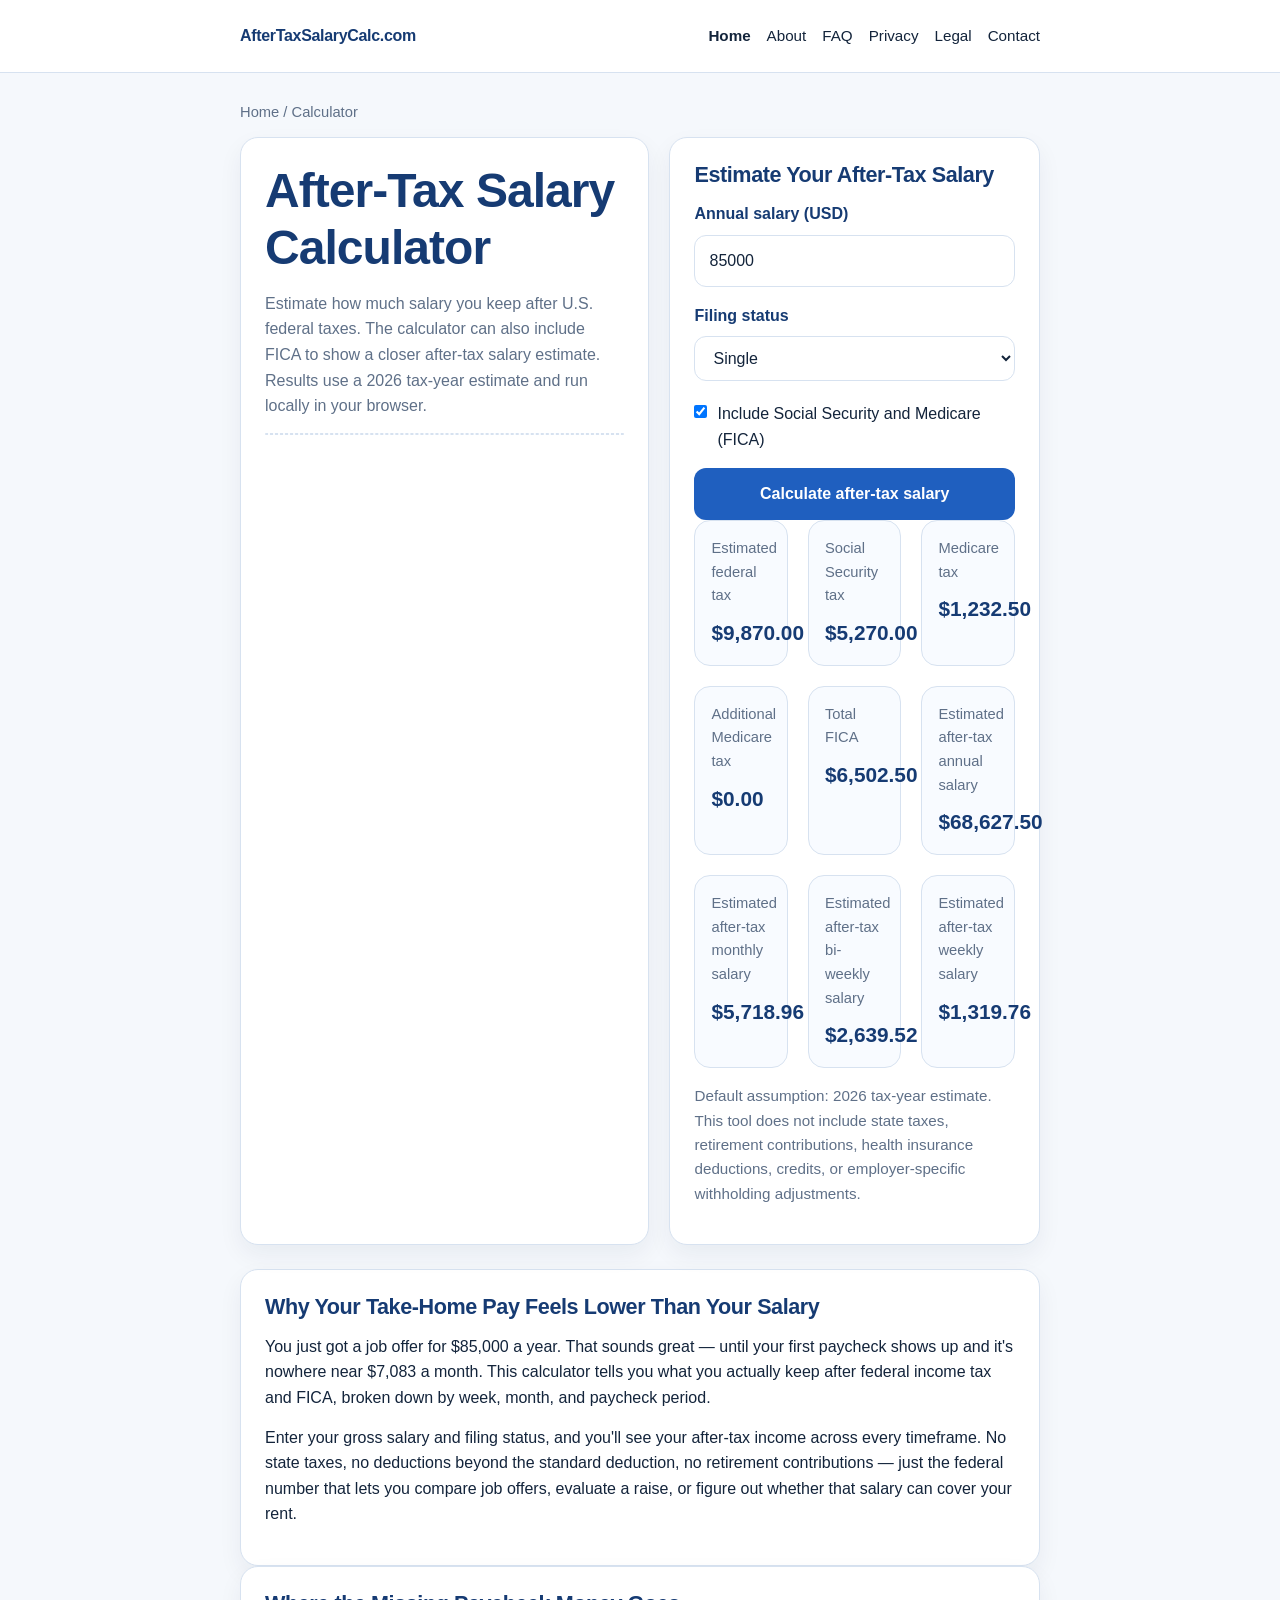
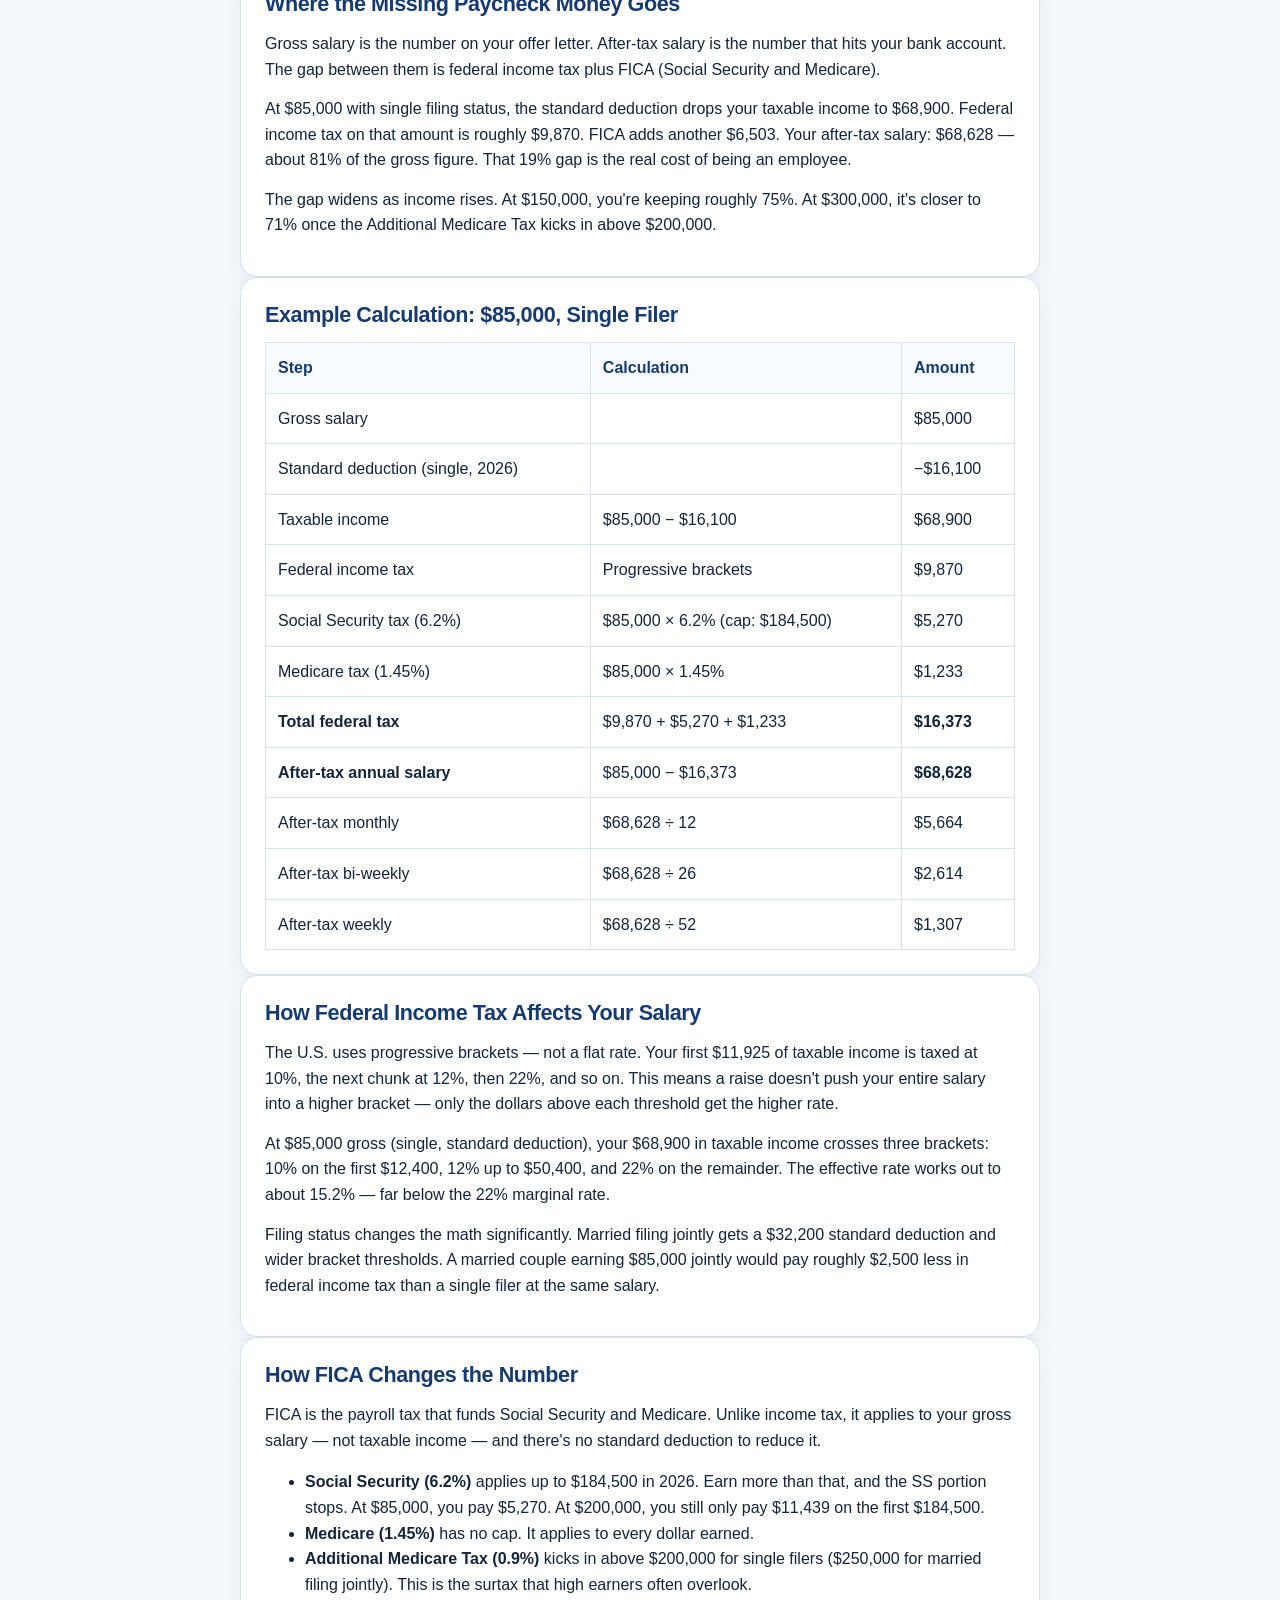
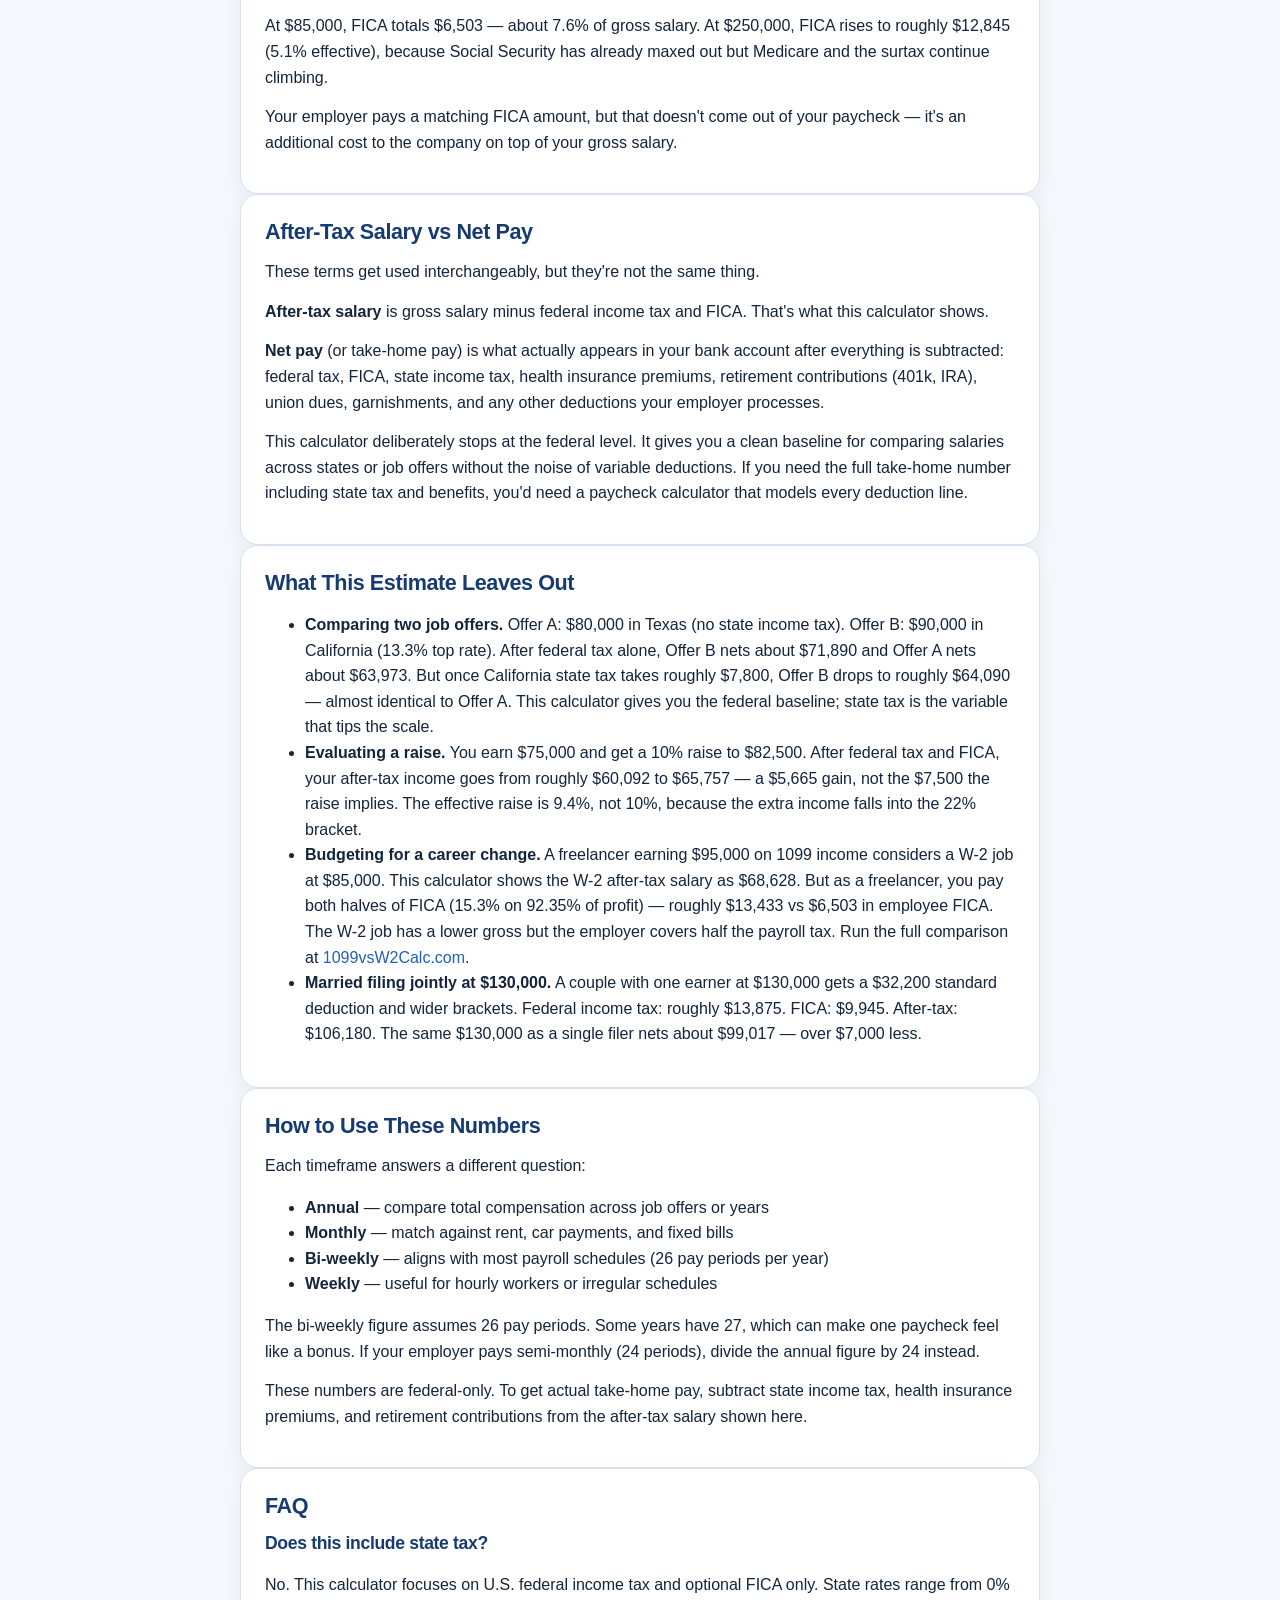
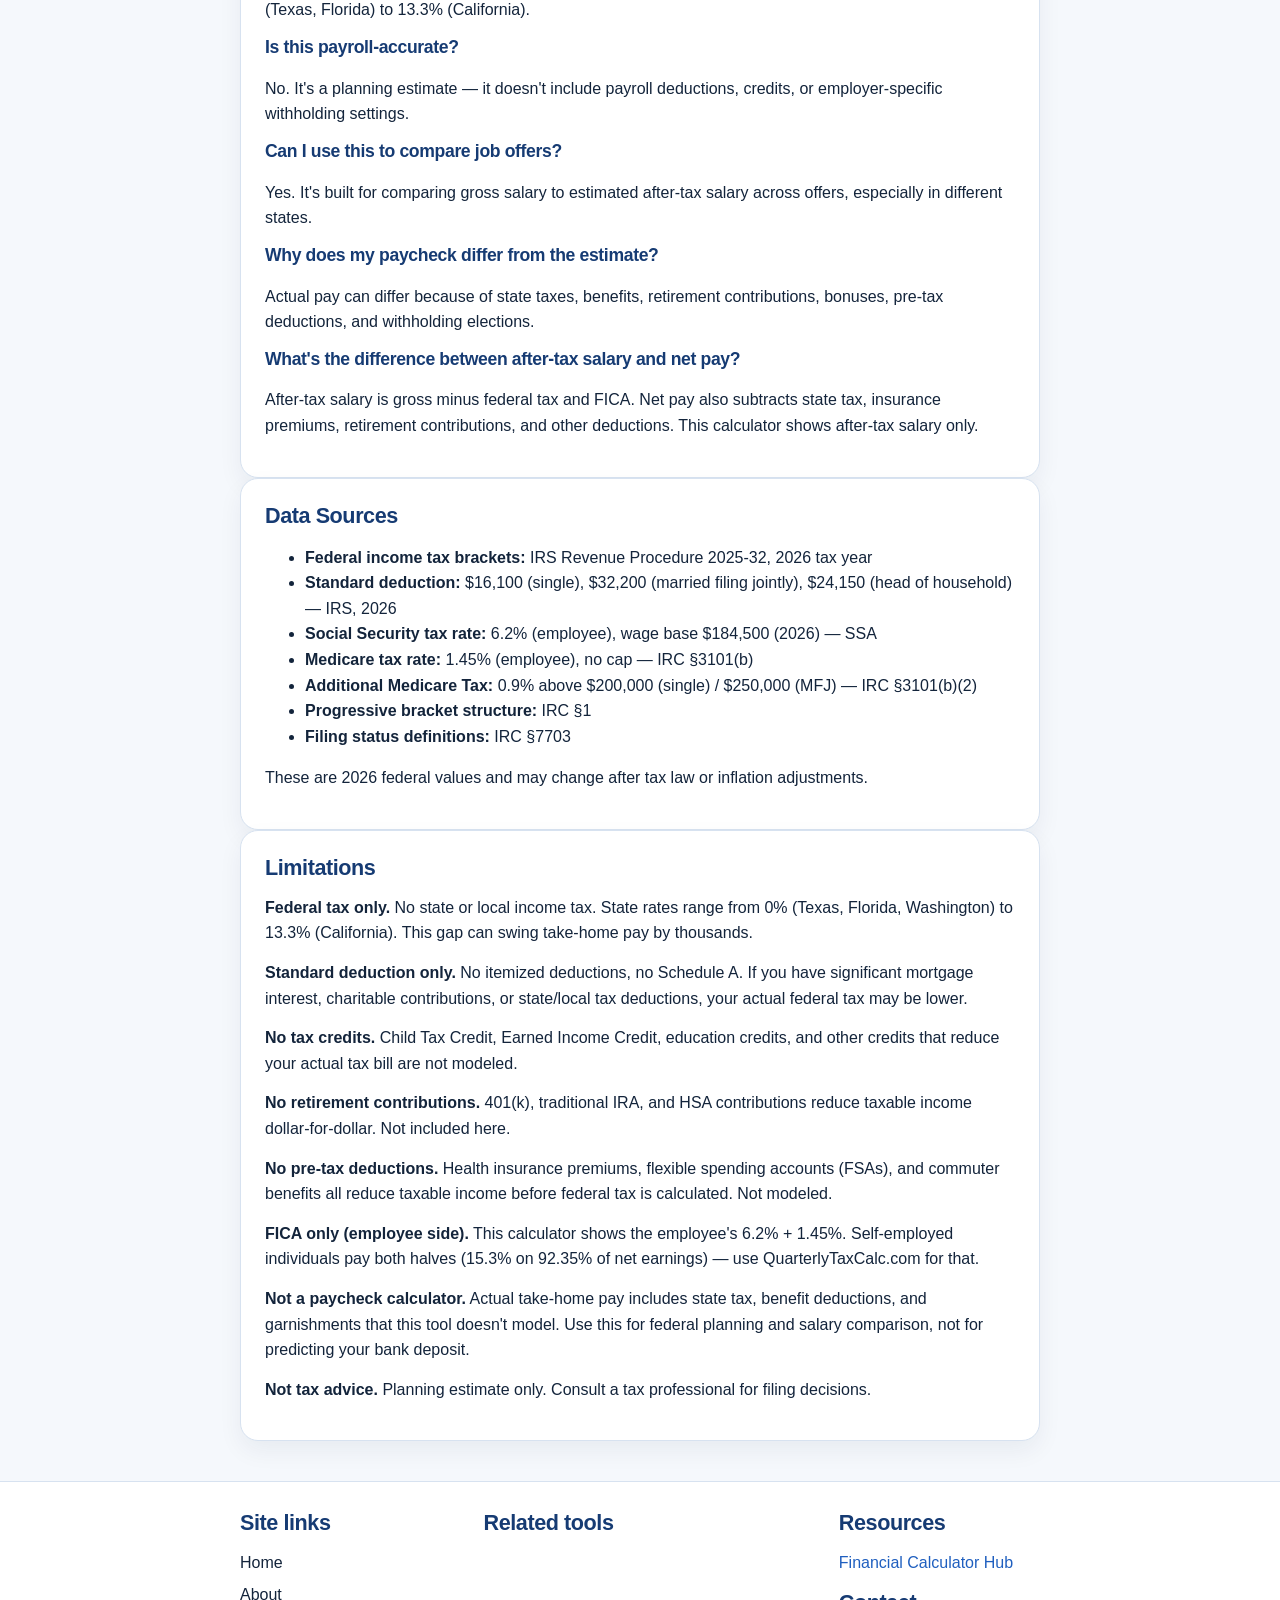
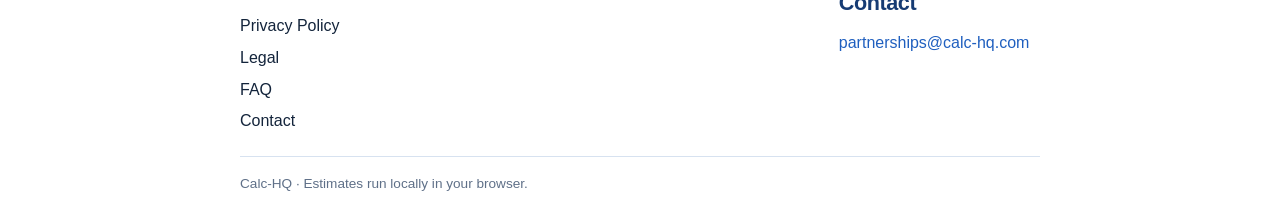
<file: index.html>
<!doctype html>
<html lang="en">
<head>
  <meta charset="utf-8">
  <meta name="viewport" content="width=device-width, initial-scale=1">
  <title>After-Tax Salary Calculator | AfterTaxSalaryCalc.com</title>
  <meta name="description" content="Estimate annual, monthly, bi-weekly, and weekly after-tax salary after U.S. federal taxes.">
  <link rel="canonical" href="https://aftertaxsalarycalc.com/">
  <meta name="robots" content="index, follow">
  <meta name="google-adsense-account" content="ca-pub-7744853829365165">
  <meta property="og:type" content="website">
  <meta property="og:title" content="After-Tax Salary Calculator | AfterTaxSalaryCalc.com">
  <meta property="og:description" content="Estimate annual, monthly, bi-weekly, and weekly after-tax salary after U.S. federal taxes.">
  <meta property="og:url" content="https://aftertaxsalarycalc.com/">
  <meta property="og:site_name" content="AfterTaxSalaryCalc.com">
  <meta name="twitter:card" content="summary">
  <meta name="twitter:title" content="After-Tax Salary Calculator | AfterTaxSalaryCalc.com">
  <meta name="twitter:description" content="Estimate annual, monthly, bi-weekly, and weekly after-tax salary after U.S. federal taxes.">
  <link rel="icon" href="/assets/favicon.svg" type="image/svg+xml">
  <script async src="https://pagead2.googlesyndication.com/pagead/js/adsbygoogle.js?client=ca-pub-7744853829365165" crossorigin="anonymous"></script>
  <link rel="stylesheet" href="styles.css?v=layout-repair-0501">
<script type="application/ld+json">
{
  "@context": "https://schema.org",
  "@type": "WebApplication",
  "name": "After-Tax Salary Calculator",
  "url": "https://aftertaxsalarycalc.com/",
  "applicationCategory": "FinanceApplication",
  "operatingSystem": "Any",
  "creator": {"@type":"Organization","name":"Calc-HQ"},
  "description": "Estimate annual, monthly, bi-weekly, and weekly after-tax salary after U.S. federal taxes.",
  "offers": {
    "@type": "Offer",
    "price": "0",
    "priceCurrency": "USD"
  }
}
</script>
</head>
<body>
<header class="site-header">
    <div class="container header-inner">
      <a class="brand" href="/">AfterTaxSalaryCalc.com</a>
      <div data-site-header-nav></div>
    </div>
  </header>
<main class="container">
    <section class="hero">
      <div class="breadcrumbs">Home / Calculator</div>
      <div class="hero-grid">
        <div class="card">
          <h1>After-Tax Salary Calculator</h1>
          <p class="muted">Estimate how much salary you keep after U.S. federal taxes. The calculator can also include FICA to show a closer after-tax salary estimate. Results use a <span data-tax-year-label>2026 tax-year estimate</span> and run locally in your browser.</p>
          <ins class="adsbygoogle ad-slot" data-ad-client="" data-ad-slot="" data-ad-format="auto" data-full-width-responsive="true" aria-label="Advertisement"></ins>
        </div>
        <div class="card">
          <h2>Estimate Your After-Tax Salary</h2>
          <form id="calculatorForm">
            <div>
              <label for="annualSalary">Annual salary (USD)</label>
              <input id="annualSalary" name="annualSalary" type="number" min="0" step="100" value="85000">
            </div>
            <div>
              <label for="filingStatus">Filing status</label>
              <select id="filingStatus" name="filingStatus">
                <option value="single">Single</option>
                <option value="married">Married filing jointly</option>
                <option value="hoh">Head of household</option>
              </select>
            </div>
            <div class="checkbox-row">
              <input id="includeFica" name="includeFica" type="checkbox" checked>
              <label for="includeFica">Include Social Security and Medicare (FICA)</label>
            </div>
            <button type="submit">Calculate after-tax salary</button>
          </form>
          <div class="results-grid top-results">
            <div class="result-box"><span class="result-label">Estimated federal tax</span><span id="estimatedFederalTax" class="result-value">$0.00</span></div>
            <div class="result-box"><span class="result-label">Social Security tax</span><span id="estimatedSocialSecurity" class="result-value">$0.00</span></div>
            <div class="result-box"><span class="result-label">Medicare tax</span><span id="estimatedMedicare" class="result-value">$0.00</span></div>
            <div class="result-box"><span class="result-label">Additional Medicare tax</span><span id="estimatedAdditionalMedicare" class="result-value">$0.00</span></div>
            <div class="result-box"><span class="result-label">Total FICA</span><span id="estimatedFica" class="result-value">$0.00</span></div>
            <div class="result-box"><span class="result-label">Estimated after-tax annual salary</span><span id="estimatedNetAnnual" class="result-value">$0.00</span></div>
            <div class="result-box"><span class="result-label">Estimated after-tax monthly salary</span><span id="estimatedNetMonthly" class="result-value">$0.00</span></div>
            <div class="result-box"><span class="result-label">Estimated after-tax bi-weekly salary</span><span id="estimatedNetBiweekly" class="result-value">$0.00</span></div>
            <div class="result-box"><span class="result-label">Estimated after-tax weekly salary</span><span id="estimatedNetWeekly" class="result-value">$0.00</span></div>
          </div>
          <p class="notice">Default assumption: <span id="exampleTaxYear">2026 tax-year estimate</span>. This tool does not include state taxes, retirement contributions, health insurance deductions, credits, or employer-specific withholding adjustments.</p>
        </div>
      </div>
    </section>

    <section>
      <div class="section-card">
        <h2>Why Your Take-Home Pay Feels Lower Than Your Salary</h2>
        <p>You just got a job offer for $85,000 a year. That sounds great — until your first paycheck shows up and it's nowhere near $7,083 a month. This calculator tells you what you actually keep after federal income tax and FICA, broken down by week, month, and paycheck period.</p>
        <p>Enter your gross salary and filing status, and you'll see your after-tax income across every timeframe. No state taxes, no deductions beyond the standard deduction, no retirement contributions — just the federal number that lets you compare job offers, evaluate a raise, or figure out whether that salary can cover your rent.</p>
      </div>
    </section>

    <section>
      <div class="section-card">
        <h2>Where the Missing Paycheck Money Goes</h2>
        <p>Gross salary is the number on your offer letter. After-tax salary is the number that hits your bank account. The gap between them is federal income tax plus FICA (Social Security and Medicare).</p>
        <p>At $85,000 with single filing status, the standard deduction drops your taxable income to $68,900. Federal income tax on that amount is roughly $9,870. FICA adds another $6,503. Your after-tax salary: $68,628 — about 81% of the gross figure. That 19% gap is the real cost of being an employee.</p>
        <p>The gap widens as income rises. At $150,000, you're keeping roughly 75%. At $300,000, it's closer to 71% once the Additional Medicare Tax kicks in above $200,000.</p>
      </div>
    </section>

    <section>
      <div class="section-card">
        <h2>Example Calculation: $85,000, Single Filer</h2>
        <table class="example-table">
          <tr><th>Step</th><th>Calculation</th><th>Amount</th></tr>
          <tr><td>Gross salary</td><td></td><td>$85,000</td></tr>
          <tr><td>Standard deduction (single, 2026)</td><td></td><td>−$16,100</td></tr>
          <tr><td>Taxable income</td><td>$85,000 − $16,100</td><td>$68,900</td></tr>
          <tr><td>Federal income tax</td><td>Progressive brackets</td><td>$9,870</td></tr>
          <tr><td>Social Security tax (6.2%)</td><td>$85,000 × 6.2% (cap: $184,500)</td><td>$5,270</td></tr>
          <tr><td>Medicare tax (1.45%)</td><td>$85,000 × 1.45%</td><td>$1,233</td></tr>
          <tr><td><strong>Total federal tax</strong></td><td>$9,870 + $5,270 + $1,233</td><td><strong>$16,373</strong></td></tr>
          <tr><td><strong>After-tax annual salary</strong></td><td>$85,000 − $16,373</td><td><strong>$68,628</strong></td></tr>
          <tr><td>After-tax monthly</td><td>$68,628 ÷ 12</td><td>$5,664</td></tr>
          <tr><td>After-tax bi-weekly</td><td>$68,628 ÷ 26</td><td>$2,614</td></tr>
          <tr><td>After-tax weekly</td><td>$68,628 ÷ 52</td><td>$1,307</td></tr>
        </table>
      </div>
    </section>

    <section>
      <div class="section-card">
        <h2>How Federal Income Tax Affects Your Salary</h2>
        <p>The U.S. uses progressive brackets — not a flat rate. Your first $11,925 of taxable income is taxed at 10%, the next chunk at 12%, then 22%, and so on. This means a raise doesn't push your entire salary into a higher bracket — only the dollars above each threshold get the higher rate.</p>
        <p>At $85,000 gross (single, standard deduction), your $68,900 in taxable income crosses three brackets: 10% on the first $12,400, 12% up to $50,400, and 22% on the remainder. The effective rate works out to about 15.2% — far below the 22% marginal rate.</p>
        <p>Filing status changes the math significantly. Married filing jointly gets a $32,200 standard deduction and wider bracket thresholds. A married couple earning $85,000 jointly would pay roughly $2,500 less in federal income tax than a single filer at the same salary.</p>
      </div>
    </section>

    <section>
      <div class="section-card">
        <h2>How FICA Changes the Number</h2>
        <p>FICA is the payroll tax that funds Social Security and Medicare. Unlike income tax, it applies to your gross salary — not taxable income — and there's no standard deduction to reduce it.</p>
        <ul>
          <li><strong>Social Security (6.2%)</strong> applies up to $184,500 in 2026. Earn more than that, and the SS portion stops. At $85,000, you pay $5,270. At $200,000, you still only pay $11,439 on the first $184,500.</li>
          <li><strong>Medicare (1.45%)</strong> has no cap. It applies to every dollar earned.</li>
          <li><strong>Additional Medicare Tax (0.9%)</strong> kicks in above $200,000 for single filers ($250,000 for married filing jointly). This is the surtax that high earners often overlook.</li>
        </ul>
        <p>At $85,000, FICA totals $6,503 — about 7.6% of gross salary. At $250,000, FICA rises to roughly $12,845 (5.1% effective), because Social Security has already maxed out but Medicare and the surtax continue climbing.</p>
        <p>Your employer pays a matching FICA amount, but that doesn't come out of your paycheck — it's an additional cost to the company on top of your gross salary.</p>
      </div>
    </section>

    <section>
      <div class="section-card">
        <h2>After-Tax Salary vs Net Pay</h2>
        <p>These terms get used interchangeably, but they're not the same thing.</p>
        <p><strong>After-tax salary</strong> is gross salary minus federal income tax and FICA. That's what this calculator shows.</p>
        <p><strong>Net pay</strong> (or take-home pay) is what actually appears in your bank account after everything is subtracted: federal tax, FICA, state income tax, health insurance premiums, retirement contributions (401k, IRA), union dues, garnishments, and any other deductions your employer processes.</p>
        <p>This calculator deliberately stops at the federal level. It gives you a clean baseline for comparing salaries across states or job offers without the noise of variable deductions. If you need the full take-home number including state tax and benefits, you'd need a paycheck calculator that models every deduction line.</p>
      </div>
    </section>

    <section>
      <div class="section-card">
        <h2>What This Estimate Leaves Out</h2>
        <ul>
          <li><strong>Comparing two job offers.</strong> Offer A: $80,000 in Texas (no state income tax). Offer B: $90,000 in California (13.3% top rate). After federal tax alone, Offer B nets about $71,890 and Offer A nets about $63,973. But once California state tax takes roughly $7,800, Offer B drops to roughly $64,090 — almost identical to Offer A. This calculator gives you the federal baseline; state tax is the variable that tips the scale.</li>
          <li><strong>Evaluating a raise.</strong> You earn $75,000 and get a 10% raise to $82,500. After federal tax and FICA, your after-tax income goes from roughly $60,092 to $65,757 — a $5,665 gain, not the $7,500 the raise implies. The effective raise is 9.4%, not 10%, because the extra income falls into the 22% bracket.</li>
          <li><strong>Budgeting for a career change.</strong> A freelancer earning $95,000 on 1099 income considers a W-2 job at $85,000. This calculator shows the W-2 after-tax salary as $68,628. But as a freelancer, you pay both halves of FICA (15.3% on 92.35% of profit) — roughly $13,433 vs $6,503 in employee FICA. The W-2 job has a lower gross but the employer covers half the payroll tax. Run the full comparison at <a href="https://1099vsw2calc.com" target="_blank" rel="noopener">1099vsW2Calc.com</a>.</li>
          <li><strong>Married filing jointly at $130,000.</strong> A couple with one earner at $130,000 gets a $32,200 standard deduction and wider brackets. Federal income tax: roughly $13,875. FICA: $9,945. After-tax: $106,180. The same $130,000 as a single filer nets about $99,017 — over $7,000 less.</li>
        </ul>
      </div>
    </section>

    <section>
      <div class="section-card">
        <h2>How to Use These Numbers</h2>
        <p>Each timeframe answers a different question:</p>
        <ul>
          <li><strong>Annual</strong> — compare total compensation across job offers or years</li>
          <li><strong>Monthly</strong> — match against rent, car payments, and fixed bills</li>
          <li><strong>Bi-weekly</strong> — aligns with most payroll schedules (26 pay periods per year)</li>
          <li><strong>Weekly</strong> — useful for hourly workers or irregular schedules</li>
        </ul>
        <p>The bi-weekly figure assumes 26 pay periods. Some years have 27, which can make one paycheck feel like a bonus. If your employer pays semi-monthly (24 periods), divide the annual figure by 24 instead.</p>
        <p>These numbers are federal-only. To get actual take-home pay, subtract state income tax, health insurance premiums, and retirement contributions from the after-tax salary shown here.</p>
      </div>
    </section>

    <section>
      <div class="section-card">
        <h2>FAQ</h2>
        <h3>Does this include state tax?</h3>
        <p>No. This calculator focuses on U.S. federal income tax and optional FICA only. State rates range from 0% (Texas, Florida) to 13.3% (California).</p>
        <h3>Is this payroll-accurate?</h3>
        <p>No. It's a planning estimate — it doesn't include payroll deductions, credits, or employer-specific withholding settings.</p>
        <h3>Can I use this to compare job offers?</h3>
        <p>Yes. It's built for comparing gross salary to estimated after-tax salary across offers, especially in different states.</p>
        <h3>Why does my paycheck differ from the estimate?</h3>
        <p>Actual pay can differ because of state taxes, benefits, retirement contributions, bonuses, pre-tax deductions, and withholding elections.</p>
        <h3>What's the difference between after-tax salary and net pay?</h3>
        <p>After-tax salary is gross minus federal tax and FICA. Net pay also subtracts state tax, insurance premiums, retirement contributions, and other deductions. This calculator shows after-tax salary only.</p>
      </div>
    </section>

    <section>
      <div class="section-card">
        <h2>Data Sources</h2>
        <ul>
          <li><strong>Federal income tax brackets:</strong> IRS Revenue Procedure 2025-32, 2026 tax year</li>
          <li><strong>Standard deduction:</strong> $16,100 (single), $32,200 (married filing jointly), $24,150 (head of household) — IRS, 2026</li>
          <li><strong>Social Security tax rate:</strong> 6.2% (employee), wage base $184,500 (2026) — SSA</li>
          <li><strong>Medicare tax rate:</strong> 1.45% (employee), no cap — IRC §3101(b)</li>
          <li><strong>Additional Medicare Tax:</strong> 0.9% above $200,000 (single) / $250,000 (MFJ) — IRC §3101(b)(2)</li>
          <li><strong>Progressive bracket structure:</strong> IRC §1</li>
          <li><strong>Filing status definitions:</strong> IRC §7703</li>
        </ul>
        <p>These are 2026 federal values and may change after tax law or inflation adjustments.</p>
      </div>
    </section>

    <section>
      <div class="section-card">
        <h2>Limitations</h2>
        <p><strong>Federal tax only.</strong> No state or local income tax. State rates range from 0% (Texas, Florida, Washington) to 13.3% (California). This gap can swing take-home pay by thousands.</p>
        <p><strong>Standard deduction only.</strong> No itemized deductions, no Schedule A. If you have significant mortgage interest, charitable contributions, or state/local tax deductions, your actual federal tax may be lower.</p>
        <p><strong>No tax credits.</strong> Child Tax Credit, Earned Income Credit, education credits, and other credits that reduce your actual tax bill are not modeled.</p>
        <p><strong>No retirement contributions.</strong> 401(k), traditional IRA, and HSA contributions reduce taxable income dollar-for-dollar. Not included here.</p>
        <p><strong>No pre-tax deductions.</strong> Health insurance premiums, flexible spending accounts (FSAs), and commuter benefits all reduce taxable income before federal tax is calculated. Not modeled.</p>
        <p><strong>FICA only (employee side).</strong> This calculator shows the employee's 6.2% + 1.45%. Self-employed individuals pay both halves (15.3% on 92.35% of net earnings) — use QuarterlyTaxCalc.com for that.</p>
        <p><strong>Not a paycheck calculator.</strong> Actual take-home pay includes state tax, benefit deductions, and garnishments that this tool doesn't model. Use this for federal planning and salary comparison, not for predicting your bank deposit.</p>
        <p><strong>Not tax advice.</strong> Planning estimate only. Consult a tax professional for filing decisions.</p>
      </div>
    </section>
  </main>
<footer class="site-footer">
    <div class="container" id="site-footer"></div>
  </footer>
  <script src="/assets/config.js"></script>
  <script src="/assets/network.js?v=2026-05-03"></script>
  <script src="/assets/ads.js"></script>
  <script src="/assets/app.js"></script>
</body>
</html>
</file>
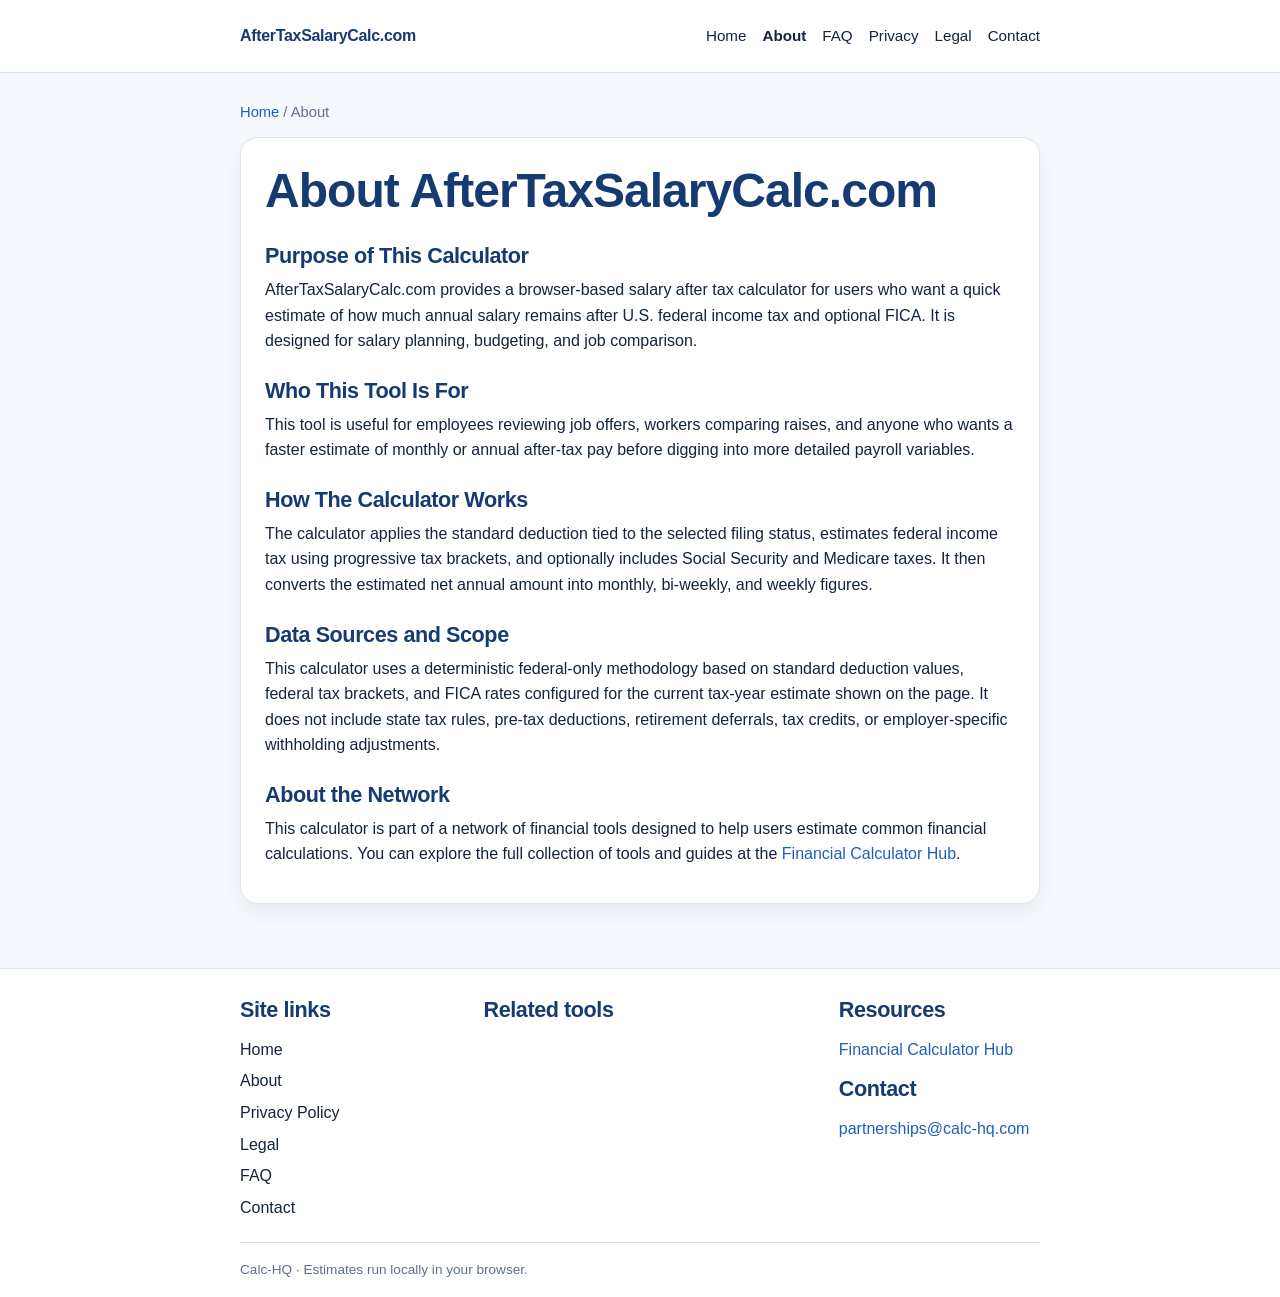
<file: about.html>
<!doctype html>
<html lang="en">
<head>
  <meta charset="utf-8">
  <meta name="viewport" content="width=device-width, initial-scale=1">
  <title>About | AfterTaxSalaryCalc.com</title>
  <meta name="description" content="Learn how AfterTaxSalaryCalc.com estimates after-tax salary using U.S. federal tax brackets, standard deductions, and optional FICA.">
  <link rel="canonical" href="https://aftertaxsalarycalc.com/about.html">
  <meta name="robots" content="index, follow">
  <meta name="google-adsense-account" content="ca-pub-7744853829365165">
  <meta property="og:type" content="article">
  <meta property="og:title" content="About | AfterTaxSalaryCalc.com">
  <meta property="og:description" content="Learn how AfterTaxSalaryCalc.com estimates after-tax salary using U.S. federal tax brackets, standard deductions, and optional FICA.">
  <meta property="og:url" content="https://aftertaxsalarycalc.com/about.html">
  <meta property="og:site_name" content="AfterTaxSalaryCalc.com">
  <meta name="twitter:card" content="summary">
  <meta name="twitter:title" content="About | AfterTaxSalaryCalc.com">
  <meta name="twitter:description" content="Learn how AfterTaxSalaryCalc.com estimates after-tax salary using U.S. federal tax brackets, standard deductions, and optional FICA.">
  <link rel="icon" href="/assets/favicon.svg" type="image/svg+xml">
  <script async src="https://pagead2.googlesyndication.com/pagead/js/adsbygoogle.js?client=ca-pub-7744853829365165" crossorigin="anonymous"></script>
  <link rel="stylesheet" href="styles.css?v=layout-repair-0501">
<script type="application/ld+json">
{
  "@context": "https://schema.org",
  "@type": "AboutPage",
  "name": "About",
  "url": "https://aftertaxsalarycalc.com/about.html",
  "description": "Learn how AfterTaxSalaryCalc.com estimates after-tax salary using U.S. federal tax brackets, standard deductions, and optional FICA."
}
</script>
</head>
<body>
<header class="site-header">
    <div class="container header-inner">
      <a class="brand" href="/">AfterTaxSalaryCalc.com</a>
      <div data-site-header-nav></div>
    </div>
  </header>

<main class="container">
  <section class="hero">
    <div class="breadcrumbs"><a href="/">Home</a> / About</div>
    <div class="page-copy"><div class="section-card">
      <h1>About AfterTaxSalaryCalc.com</h1>
      <h2>Purpose of This Calculator</h2>
      <p>AfterTaxSalaryCalc.com provides a browser-based salary after tax calculator for users who want a quick estimate of how much annual salary remains after U.S. federal income tax and optional FICA. It is designed for salary planning, budgeting, and job comparison.</p>
      <h2>Who This Tool Is For</h2>
      <p>This tool is useful for employees reviewing job offers, workers comparing raises, and anyone who wants a faster estimate of monthly or annual after-tax pay before digging into more detailed payroll variables.</p>
      <h2>How The Calculator Works</h2>
      <p>The calculator applies the standard deduction tied to the selected filing status, estimates federal income tax using progressive tax brackets, and optionally includes Social Security and Medicare taxes. It then converts the estimated net annual amount into monthly, bi-weekly, and weekly figures.</p>
      <h2>Data Sources and Scope</h2>
      <p>This calculator uses a deterministic federal-only methodology based on standard deduction values, federal tax brackets, and FICA rates configured for the current tax-year estimate shown on the page. It does not include state tax rules, pre-tax deductions, retirement deferrals, tax credits, or employer-specific withholding adjustments.</p>
      <h2>About the Network</h2>
      <p>This calculator is part of a network of financial tools designed to help users estimate common financial calculations. You can explore the full collection of tools and guides at the <a href="https://calc-hq.com/" target="_blank" rel="noopener">Financial Calculator Hub</a>.</p>
    </div>
  </section>
</main>
<footer class="site-footer">
    <div class="container" id="site-footer"></div>
  </footer>
  <script src="/assets/config.js"></script>
  <script src="/assets/network.js?v=2026-05-03"></script>
  <script src="/assets/ads.js"></script>
  <script src="/assets/app.js"></script>
</body>
</html>
</file>
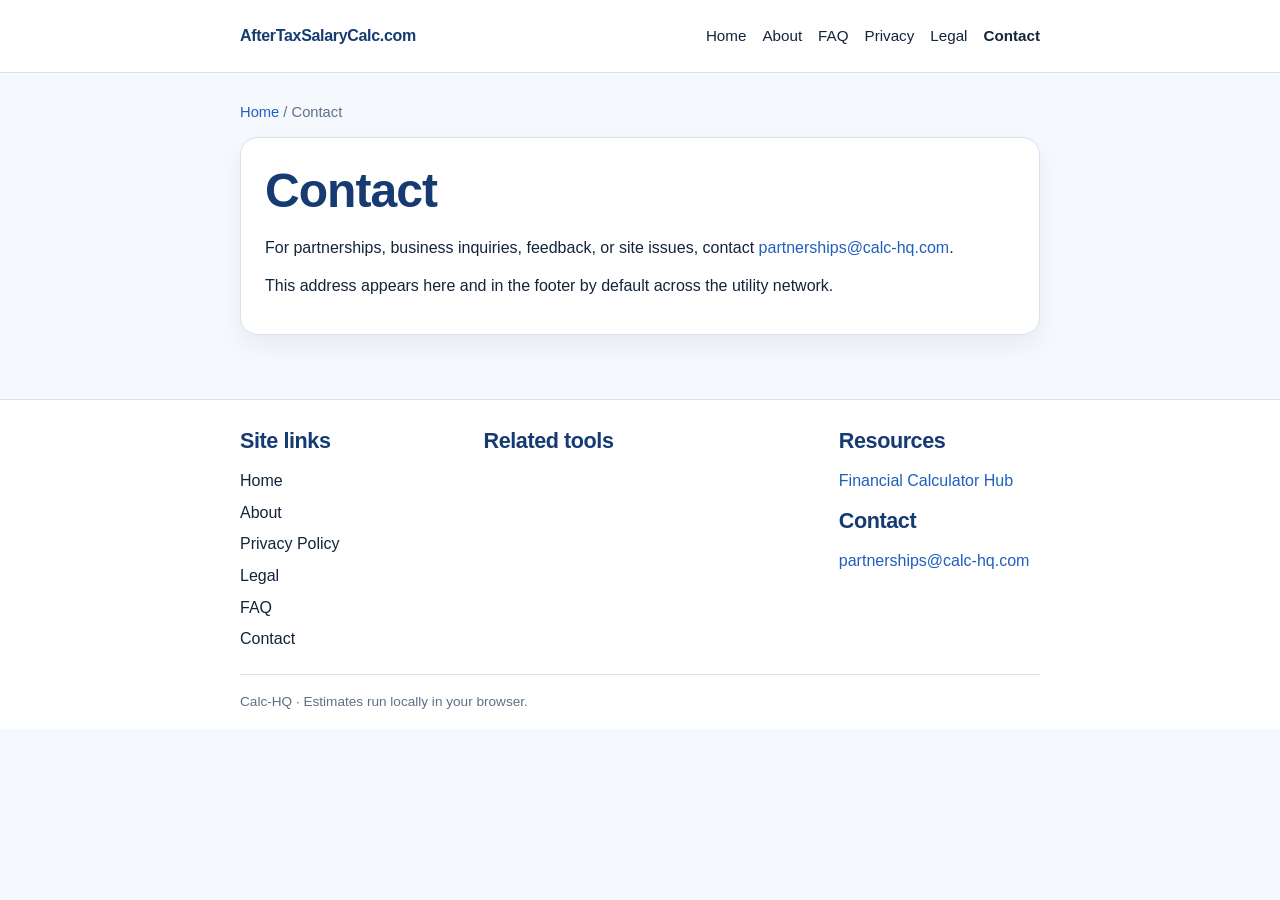
<file: contact.html>
<!doctype html>
<html lang="en">
<head>
  <meta charset="utf-8">
  <meta name="viewport" content="width=device-width, initial-scale=1">
  <title>Contact | AfterTaxSalaryCalc.com</title>
  <meta name="description" content="Contact AfterTaxSalaryCalc.com for partnerships, business inquiries, feedback, or site issues.">
  <link rel="canonical" href="https://aftertaxsalarycalc.com/contact.html">
  <meta name="robots" content="index, follow">
  <meta name="google-adsense-account" content="ca-pub-7744853829365165">
  <meta property="og:type" content="article">
  <meta property="og:title" content="Contact | AfterTaxSalaryCalc.com">
  <meta property="og:description" content="Contact AfterTaxSalaryCalc.com for partnerships, business inquiries, feedback, or site issues.">
  <meta property="og:url" content="https://aftertaxsalarycalc.com/contact.html">
  <meta property="og:site_name" content="AfterTaxSalaryCalc.com">
  <meta name="twitter:card" content="summary">
  <meta name="twitter:title" content="Contact | AfterTaxSalaryCalc.com">
  <meta name="twitter:description" content="Contact AfterTaxSalaryCalc.com for partnerships, business inquiries, feedback, or site issues.">
  <link rel="icon" href="/assets/favicon.svg" type="image/svg+xml">
  <script async src="https://pagead2.googlesyndication.com/pagead/js/adsbygoogle.js?client=ca-pub-7744853829365165" crossorigin="anonymous"></script>
  <link rel="stylesheet" href="styles.css?v=layout-repair-0501">
<script type="application/ld+json">
{
  "@context": "https://schema.org",
  "@type": "WebPage",
  "name": "Contact",
  "url": "https://aftertaxsalarycalc.com/contact.html",
  "description": "Contact AfterTaxSalaryCalc.com for partnerships, business inquiries, feedback, or site issues."
}
</script>
</head>
<body>
<header class="site-header">
    <div class="container header-inner">
      <a class="brand" href="/">AfterTaxSalaryCalc.com</a>
      <div data-site-header-nav></div>
    </div>
  </header>

<main class="container">
  <section class="hero">
    <div class="breadcrumbs"><a href="/">Home</a> / Contact</div>
    <div class="page-copy"><div class="section-card">
      <h1>Contact</h1>
      <p>For partnerships, business inquiries, feedback, or site issues, contact <a data-partnerships-email href="mailto:partnerships@calc-hq.com">partnerships@calc-hq.com</a>.</p>
      <p>This address appears here and in the footer by default across the utility network.</p>
    </div>
  </section>
</main>
<footer class="site-footer">
    <div class="container" id="site-footer"></div>
  </footer>
  <script src="/assets/config.js"></script>
  <script src="/assets/network.js?v=2026-05-03"></script>
  <script src="/assets/ads.js"></script>
  <script src="/assets/app.js"></script>
</body>
</html>
</file>
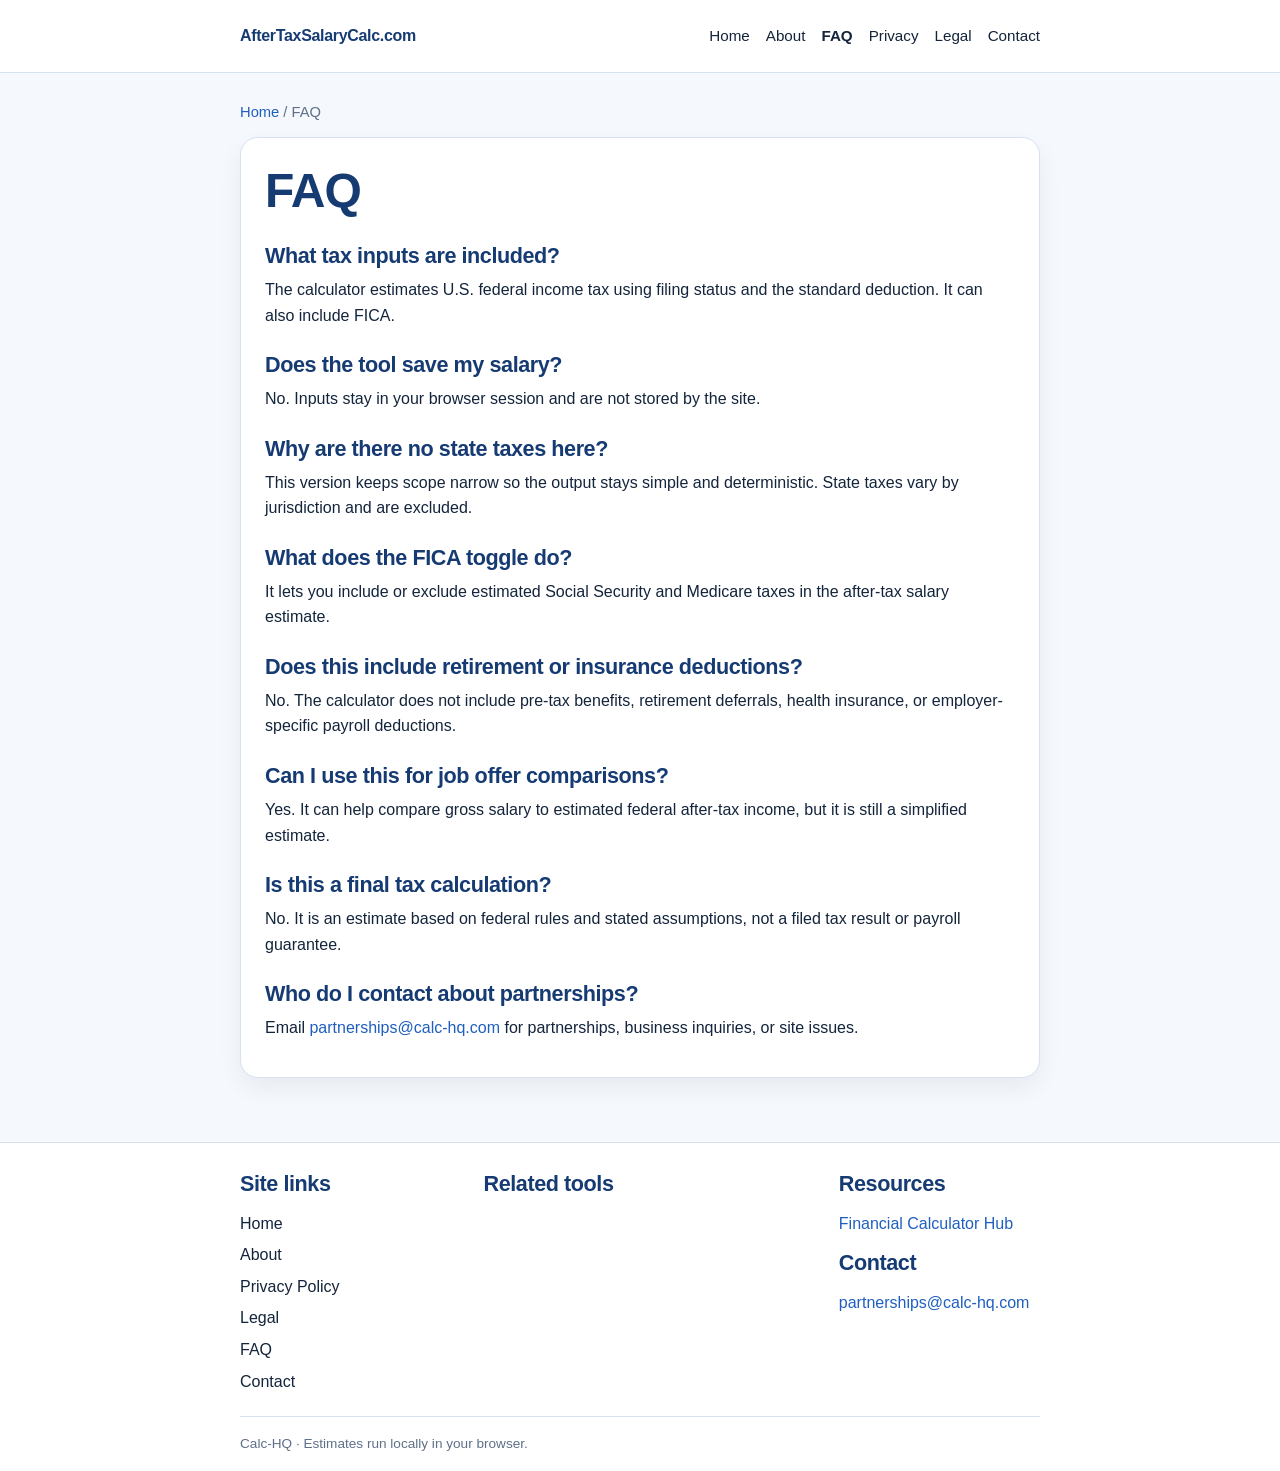
<file: faq.html>
<!doctype html>
<html lang="en">
<head>
  <meta charset="utf-8">
  <meta name="viewport" content="width=device-width, initial-scale=1">
  <title>FAQ | AfterTaxSalaryCalc.com</title>
  <meta name="description" content="Frequently asked questions about federal after-tax salary estimates, FICA, filing status, and calculator scope.">
  <link rel="canonical" href="https://aftertaxsalarycalc.com/faq.html">
  <meta name="robots" content="index, follow">
  <meta name="google-adsense-account" content="ca-pub-7744853829365165">
  <meta property="og:type" content="article">
  <meta property="og:title" content="FAQ | AfterTaxSalaryCalc.com">
  <meta property="og:description" content="Frequently asked questions about federal after-tax salary estimates, FICA, filing status, and calculator scope.">
  <meta property="og:url" content="https://aftertaxsalarycalc.com/faq.html">
  <meta property="og:site_name" content="AfterTaxSalaryCalc.com">
  <meta name="twitter:card" content="summary">
  <meta name="twitter:title" content="FAQ | AfterTaxSalaryCalc.com">
  <meta name="twitter:description" content="Frequently asked questions about federal after-tax salary estimates, FICA, filing status, and calculator scope.">
  <link rel="icon" href="/assets/favicon.svg" type="image/svg+xml">
  <script async src="https://pagead2.googlesyndication.com/pagead/js/adsbygoogle.js?client=ca-pub-7744853829365165" crossorigin="anonymous"></script>
  <link rel="stylesheet" href="styles.css?v=layout-repair-0501">
<script type="application/ld+json">
{
  "@context": "https://schema.org",
  "@type": "WebPage",
  "name": "FAQ",
  "url": "https://aftertaxsalarycalc.com/faq.html",
  "description": "Frequently asked questions about federal after-tax salary estimates, FICA, filing status, and calculator scope."
}
</script>
<script type="application/ld+json">
{
  "@context": "https://schema.org",
  "@type": "FAQPage",
  "mainEntity": [
    {
      "@type": "Question",
      "name": "What tax inputs are included?",
      "acceptedAnswer": {
        "@type": "Answer",
        "text": "The calculator estimates U.S. federal income tax using filing status and the standard deduction. It can also include FICA."
      }
    },
    {
      "@type": "Question",
      "name": "Does the tool save my salary?",
      "acceptedAnswer": {
        "@type": "Answer",
        "text": "No. Inputs stay in your browser session and are not stored by the site."
      }
    },
    {
      "@type": "Question",
      "name": "Why are there no state taxes here?",
      "acceptedAnswer": {
        "@type": "Answer",
        "text": "This version keeps scope narrow so the output stays simple and deterministic. State taxes vary by jurisdiction and are excluded."
      }
    },
    {
      "@type": "Question",
      "name": "What does the FICA toggle do?",
      "acceptedAnswer": {
        "@type": "Answer",
        "text": "It lets you include or exclude estimated Social Security and Medicare taxes in the after-tax salary estimate."
      }
    },
    {
      "@type": "Question",
      "name": "Does this include retirement or insurance deductions?",
      "acceptedAnswer": {
        "@type": "Answer",
        "text": "No. The calculator does not include pre-tax benefits, retirement deferrals, health insurance, or employer-specific payroll deductions."
      }
    },
    {
      "@type": "Question",
      "name": "Can I use this for job offer comparisons?",
      "acceptedAnswer": {
        "@type": "Answer",
        "text": "Yes. It can help compare gross salary to estimated federal after-tax income, but it is still a simplified estimate."
      }
    },
    {
      "@type": "Question",
      "name": "Is this a final tax calculation?",
      "acceptedAnswer": {
        "@type": "Answer",
        "text": "No. It is an estimate based on federal rules and stated assumptions, not a filed tax result or payroll guarantee."
      }
    },
    {
      "@type": "Question",
      "name": "Who do I contact about partnerships?",
      "acceptedAnswer": {
        "@type": "Answer",
        "text": "Email partnerships@calc-hq.com for partnerships, business inquiries, or site issues."
      }
    }
  ]
}
</script>
</head>
<body>
<header class="site-header">
    <div class="container header-inner">
      <a class="brand" href="/">AfterTaxSalaryCalc.com</a>
      <div data-site-header-nav></div>
    </div>
  </header>

<main class="container">
  <section class="hero">
    <div class="breadcrumbs"><a href="/">Home</a> / FAQ</div>
    <div class="page-copy"><div class="section-card">
      <h1>FAQ</h1>
      <h2>What tax inputs are included?</h2>
      <p>The calculator estimates U.S. federal income tax using filing status and the standard deduction. It can also include FICA.</p>
      <h2>Does the tool save my salary?</h2>
      <p>No. Inputs stay in your browser session and are not stored by the site.</p>
      <h2>Why are there no state taxes here?</h2>
      <p>This version keeps scope narrow so the output stays simple and deterministic. State taxes vary by jurisdiction and are excluded.</p>
      <h2>What does the FICA toggle do?</h2>
      <p>It lets you include or exclude estimated Social Security and Medicare taxes in the after-tax salary estimate.</p>
      <h2>Does this include retirement or insurance deductions?</h2>
      <p>No. The calculator does not include pre-tax benefits, retirement deferrals, health insurance, or employer-specific payroll deductions.</p>
      <h2>Can I use this for job offer comparisons?</h2>
      <p>Yes. It can help compare gross salary to estimated federal after-tax income, but it is still a simplified estimate.</p>
      <h2>Is this a final tax calculation?</h2>
      <p>No. It is an estimate based on federal rules and stated assumptions, not a filed tax result or payroll guarantee.</p>
      <h2>Who do I contact about partnerships?</h2>
      <p>Email <a data-partnerships-email href="mailto:partnerships@calc-hq.com">partnerships@calc-hq.com</a> for partnerships, business inquiries, or site issues.</p>
    </div>
  </section>
</main>
<footer class="site-footer">
    <div class="container" id="site-footer"></div>
  </footer>
  <script src="/assets/config.js"></script>
  <script src="/assets/network.js?v=2026-05-03"></script>
  <script src="/assets/ads.js"></script>
  <script src="/assets/app.js"></script>
</body>
</html>
</file>
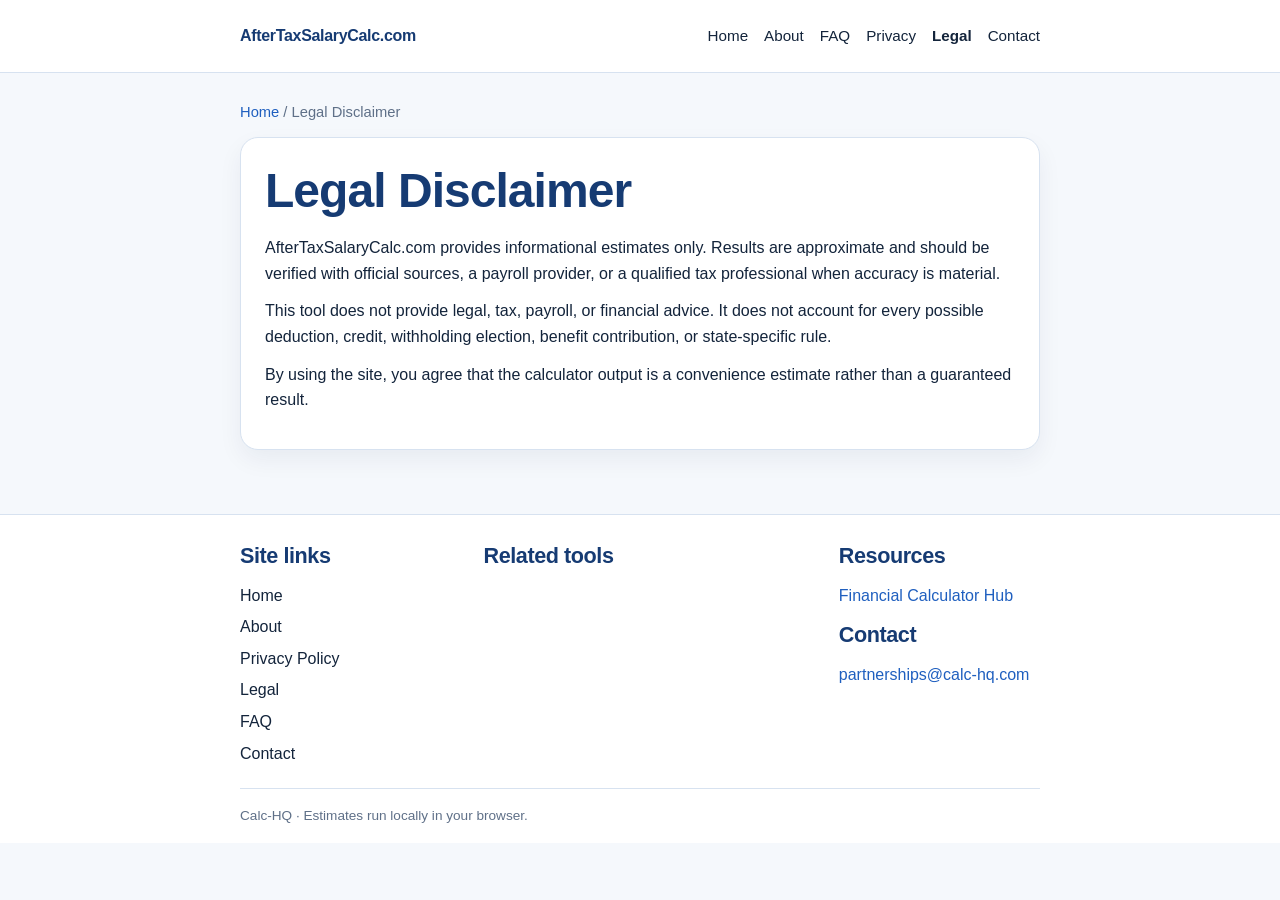
<file: legal.html>
<!doctype html>
<html lang="en">
<head>
  <meta charset="utf-8">
  <meta name="viewport" content="width=device-width, initial-scale=1">
  <title>Legal Disclaimer | AfterTaxSalaryCalc.com</title>
  <meta name="description" content="Legal disclaimer for AfterTaxSalaryCalc.com covering informational use, federal-only estimates, and limitations.">
  <link rel="canonical" href="https://aftertaxsalarycalc.com/legal.html">
  <meta name="robots" content="index, follow">
  <meta name="google-adsense-account" content="ca-pub-7744853829365165">
  <meta property="og:type" content="article">
  <meta property="og:title" content="Legal Disclaimer | AfterTaxSalaryCalc.com">
  <meta property="og:description" content="Legal disclaimer for AfterTaxSalaryCalc.com covering informational use, federal-only estimates, and limitations.">
  <meta property="og:url" content="https://aftertaxsalarycalc.com/legal.html">
  <meta property="og:site_name" content="AfterTaxSalaryCalc.com">
  <meta name="twitter:card" content="summary">
  <meta name="twitter:title" content="Legal Disclaimer | AfterTaxSalaryCalc.com">
  <meta name="twitter:description" content="Legal disclaimer for AfterTaxSalaryCalc.com covering informational use, federal-only estimates, and limitations.">
  <link rel="icon" href="/assets/favicon.svg" type="image/svg+xml">
  <script async src="https://pagead2.googlesyndication.com/pagead/js/adsbygoogle.js?client=ca-pub-7744853829365165" crossorigin="anonymous"></script>
  <link rel="stylesheet" href="styles.css?v=layout-repair-0501">
<script type="application/ld+json">
{
  "@context": "https://schema.org",
  "@type": "WebPage",
  "name": "Legal Disclaimer",
  "url": "https://aftertaxsalarycalc.com/legal.html",
  "description": "Legal disclaimer for AfterTaxSalaryCalc.com covering informational use, federal-only estimates, and limitations."
}
</script>
</head>
<body>
<header class="site-header">
    <div class="container header-inner">
      <a class="brand" href="/">AfterTaxSalaryCalc.com</a>
      <div data-site-header-nav></div>
    </div>
  </header>

<main class="container">
  <section class="hero">
    <div class="breadcrumbs"><a href="/">Home</a> / Legal Disclaimer</div>
    <div class="page-copy"><div class="section-card">
      <h1>Legal Disclaimer</h1>
      <p>AfterTaxSalaryCalc.com provides informational estimates only. Results are approximate and should be verified with official sources, a payroll provider, or a qualified tax professional when accuracy is material.</p>
      <p>This tool does not provide legal, tax, payroll, or financial advice. It does not account for every possible deduction, credit, withholding election, benefit contribution, or state-specific rule.</p>
      <p>By using the site, you agree that the calculator output is a convenience estimate rather than a guaranteed result.</p>
    </div>
  </section>
</main>
<footer class="site-footer">
    <div class="container" id="site-footer"></div>
  </footer>
  <script src="/assets/config.js"></script>
  <script src="/assets/network.js?v=2026-05-03"></script>
  <script src="/assets/ads.js"></script>
  <script src="/assets/app.js"></script>
</body>
</html>
</file>
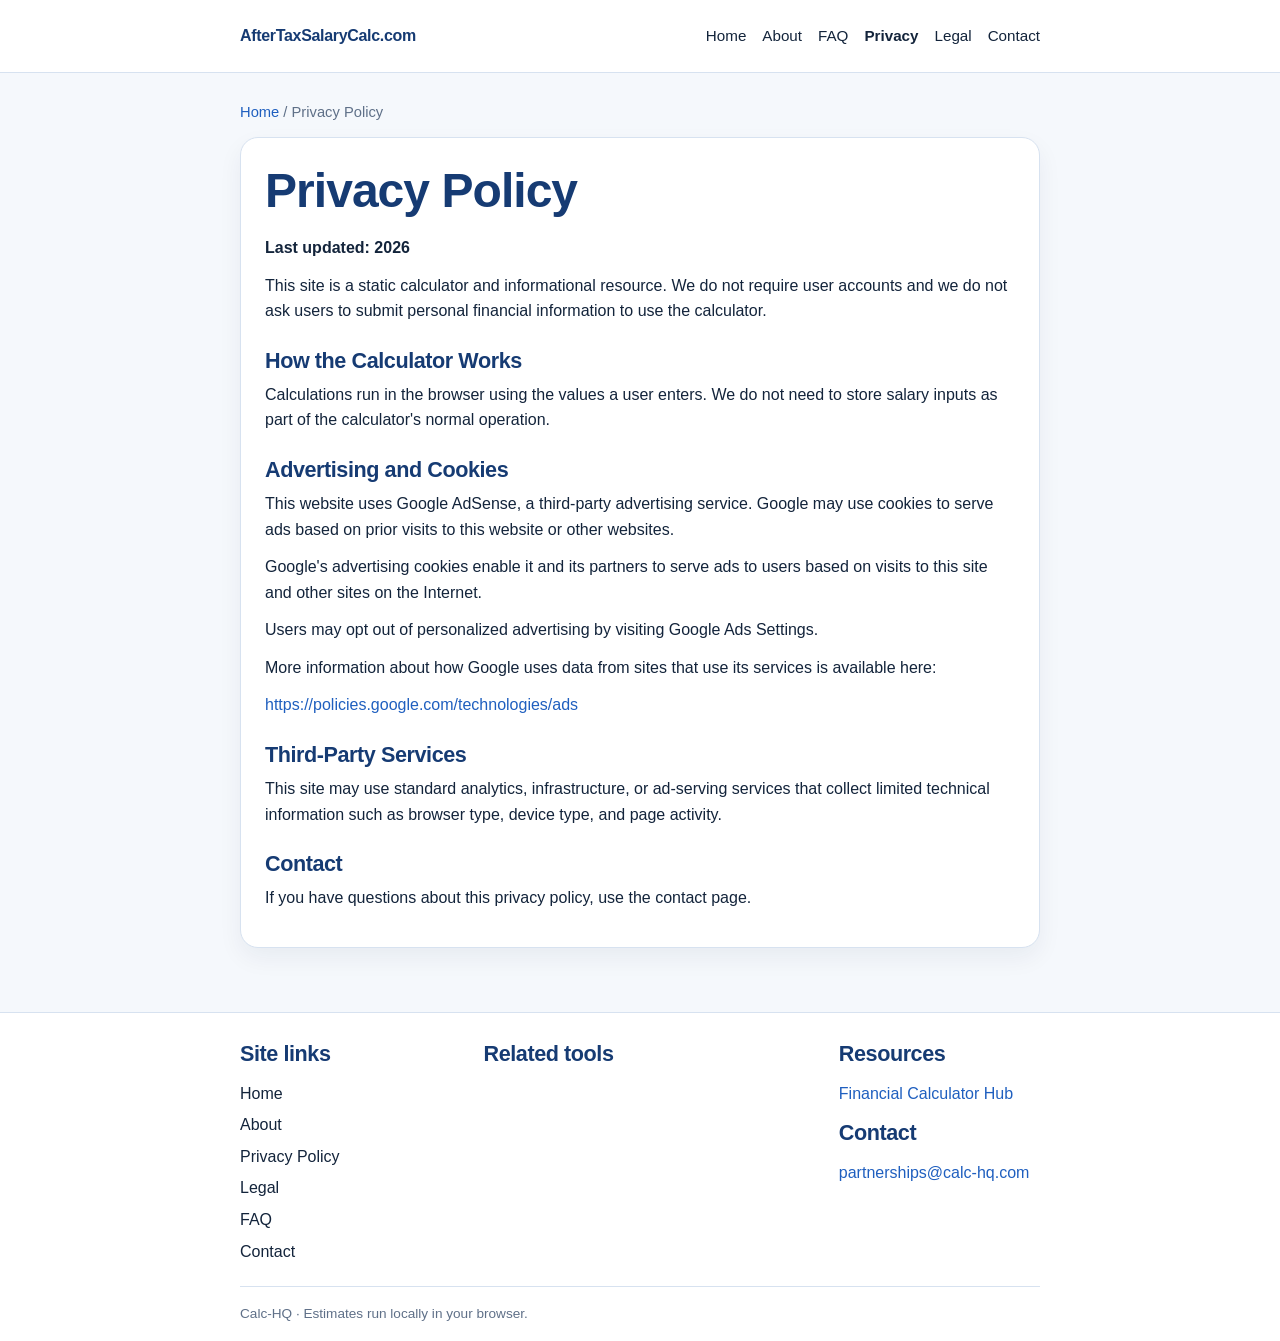
<file: privacy.html>
<!doctype html>
<html lang="en">
<head>
  <meta charset="utf-8">
  <meta name="viewport" content="width=device-width, initial-scale=1">
  <title>Privacy Policy | AfterTaxSalaryCalc.com</title>
  <meta name="description" content="Privacy policy for AfterTaxSalaryCalc.com, including Google AdSense and cookie disclosure.">
  <link rel="canonical" href="https://aftertaxsalarycalc.com/privacy.html">
  <meta name="robots" content="index, follow">
  <meta name="google-adsense-account" content="ca-pub-7744853829365165">
  <meta property="og:type" content="article">
  <meta property="og:title" content="Privacy Policy | AfterTaxSalaryCalc.com">
  <meta property="og:description" content="Privacy policy for AfterTaxSalaryCalc.com, including Google AdSense and cookie disclosure.">
  <meta property="og:url" content="https://aftertaxsalarycalc.com/privacy.html">
  <meta property="og:site_name" content="AfterTaxSalaryCalc.com">
  <meta name="twitter:card" content="summary">
  <meta name="twitter:title" content="Privacy Policy | AfterTaxSalaryCalc.com">
  <meta name="twitter:description" content="Privacy policy for AfterTaxSalaryCalc.com, including Google AdSense and cookie disclosure.">
  <link rel="icon" href="/assets/favicon.svg" type="image/svg+xml">
  <script async src="https://pagead2.googlesyndication.com/pagead/js/adsbygoogle.js?client=ca-pub-7744853829365165" crossorigin="anonymous"></script>
  <link rel="stylesheet" href="styles.css?v=layout-repair-0501">
<script type="application/ld+json">
{
  "@context": "https://schema.org",
  "@type": "WebPage",
  "name": "Privacy Policy",
  "url": "https://aftertaxsalarycalc.com/privacy.html",
  "description": "Privacy policy for AfterTaxSalaryCalc.com, including Google AdSense and cookie disclosure."
}
</script>
</head>
<body>
<header class="site-header">
    <div class="container header-inner">
      <a class="brand" href="/">AfterTaxSalaryCalc.com</a>
      <div data-site-header-nav></div>
    </div>
  </header>

<main class="container">
  <section class="hero">
    <div class="breadcrumbs"><a href="/">Home</a> / Privacy Policy</div>
    <div class="page-copy"><div class="section-card">
      <h1>Privacy Policy</h1>
      <p><strong>Last updated: 2026</strong></p>
      <p>This site is a static calculator and informational resource. We do not require user accounts and we do not ask users to submit personal financial information to use the calculator.</p>

      <h2>How the Calculator Works</h2>
      <p>Calculations run in the browser using the values a user enters. We do not need to store salary inputs as part of the calculator's normal operation.</p>

      <h2>Advertising and Cookies</h2>
      <p>This website uses Google AdSense, a third-party advertising service. Google may use cookies to serve ads based on prior visits to this website or other websites.</p>
      <p>Google's advertising cookies enable it and its partners to serve ads to users based on visits to this site and other sites on the Internet.</p>
      <p>Users may opt out of personalized advertising by visiting Google Ads Settings.</p>
      <p>More information about how Google uses data from sites that use its services is available here:</p>
      <p><a href="https://policies.google.com/technologies/ads" target="_blank" rel="noopener">https://policies.google.com/technologies/ads</a></p>

      <h2>Third-Party Services</h2>
      <p>This site may use standard analytics, infrastructure, or ad-serving services that collect limited technical information such as browser type, device type, and page activity.</p>

      <h2>Contact</h2>
      <p>If you have questions about this privacy policy, use the contact page.</p>
    </div>
  </section>
</main>
<footer class="site-footer">
    <div class="container" id="site-footer"></div>
  </footer>
  <script src="/assets/config.js"></script>
  <script src="/assets/network.js?v=2026-05-03"></script>
  <script src="/assets/ads.js"></script>
  <script src="/assets/app.js"></script>
</body>
</html>
</file>
<file: styles.css>
:root {
  --bg: #f5f8fc;
  --panel: #ffffff;
  --panel-2: #f8fbff;
  --text: #13243b;
  --muted: #5f7088;
  --border: #d7e2f0;
  --accent: #1f5fbf;
  --accent-2: #163b73;
  --success: #0f7a43;
}
* { box-sizing: border-box; }
html { scroll-behavior: smooth; }
body {
  margin: 0;
  font-family: -apple-system, BlinkMacSystemFont, 'Segoe UI', sans-serif;
  background: var(--bg);
  color: var(--text);
  line-height: 1.6;
}
a { color: var(--accent); text-decoration: none; }
a:hover { text-decoration: underline; }
.container {
  width: min(800px, calc(100% - 32px));
  margin: 0 auto;
}
.site-header {
  border-bottom: 1px solid var(--border);
  background: #ffffff;
  position: sticky;
  top: 0;
  z-index: 10;
}
.header-inner {
  display: flex;
  align-items: center;
  justify-content: space-between;
  gap: 16px;
  min-height: 72px;
}
.brand {
  font-weight: 800;
  letter-spacing: -0.02em;
  color: var(--accent-2);
}
.header-nav {
  display: flex;
  flex-wrap: wrap;
  gap: 14px 18px;
}
.header-nav a {
  color: var(--muted);
  font-size: 0.95rem;
}
.header-nav a:hover,
.header-nav a:focus {
  color: var(--accent-2);
}
.hero {
  padding: 28px 0 24px;
}
.hero-grid,
.footer-grid,
.results-grid {
  display: grid;
  gap: 20px;
}
.hero-grid {
  grid-template-columns: 1.05fr 0.95fr;
}
.results-grid {
  grid-template-columns: repeat(3, minmax(0, 1fr));
}
.card,
.section-card {
  background: var(--panel);
  border: 1px solid var(--border);
  border-radius: 18px;
  padding: 24px;
  box-shadow: 0 10px 25px rgba(16, 42, 67, 0.06);
}
h1, h2, h3, h4 {
  line-height: 1.2;
  letter-spacing: -0.02em;
  margin-top: 0;
  color: var(--accent-2);
}
h1 { font-size: clamp(2rem, 4vw, 3rem); margin-bottom: 14px; }
h2 { font-size: 1.35rem; margin-bottom: 14px; }
h3 { font-size: 1.1rem; }
p { margin: 0 0 14px; }
.muted { color: var(--muted); }
label {
  display: block;
  font-weight: 600;
  margin-bottom: 8px;
  color: var(--accent-2);
}
input, select, button {
  width: 100%;
  font: inherit;
  border-radius: 12px;
}
input, select {
  padding: 12px 14px;
  border: 1px solid var(--border);
  background: #fff;
  color: var(--text);
  margin-bottom: 16px;
}
input:focus, select:focus {
  outline: 3px solid rgba(31, 95, 191, 0.15);
  border-color: var(--accent);
}
.checkbox-row {
  display: flex;
  align-items: flex-start;
  gap: 10px;
  margin: 4px 0 16px;
}
.checkbox-row input {
  width: auto;
  margin: 4px 0 0;
}
.checkbox-row label {
  margin: 0;
  font-weight: 500;
  color: var(--text);
}
button {
  padding: 13px 16px;
  border: 0;
  background: var(--accent);
  color: #fff;
  font-weight: 700;
  cursor: pointer;
}
button:hover { background: #184d9c; }
.result-box {
  background: var(--panel-2);
  border: 1px solid var(--border);
  border-radius: 16px;
  padding: 16px;
}
.result-label {
  display: block;
  font-size: 0.92rem;
  color: var(--muted);
  margin-bottom: 8px;
}
.result-value {
  display: block;
  font-weight: 800;
  font-size: 1.3rem;
  color: var(--accent-2);
}
.notice {
  font-size: 0.95rem;
  color: var(--muted);
  margin-top: 16px;
}
.ad-slot {
  min-height: 90px;
  border: 1px dashed var(--border);
  border-radius: 16px;
  display: grid;
  place-items: center;
  color: var(--muted);
  background: #fbfdff;
}
.breadcrumbs {
  font-size: 0.92rem;
  color: var(--muted);
  margin-bottom: 12px;
}
.example-table,
.faq-table {
  width: 100%;
  border-collapse: collapse;
}
.example-table th,
.example-table td,
.faq-table th,
.faq-table td {
  border: 1px solid var(--border);
  padding: 12px;
  text-align: left;
  vertical-align: top;
}
.example-table th,
.faq-table th {
  background: var(--panel-2);
  color: var(--accent-2);
}
.list-tight {
  margin: 0;
  padding-left: 18px;
}
.list-tight li { margin-bottom: 8px; }
.site-footer {
  margin-top: 40px;
  border-top: 1px solid var(--border);
  background: #ffffff;
}
.footer-grid {
  grid-template-columns: 1fr 1.5fr 0.9fr;
  padding: 28px 0 8px;
}
.footer-nav-links,
.footer-links {
  list-style: none;
  margin: 0;
  padding: 0;
}
.footer-nav-links li,
.footer-links li {
  margin-bottom: 12px;
}
.footer-links li a {
  display: inline-block;
  margin-bottom: 2px;
}
.footer-links li span,
.footer-empty,
.footer-meta {
  display: block;
  color: var(--muted);
  font-size: 0.94rem;
}
.footer-meta {
  padding: 0 0 24px;
  margin: 0;
}
@media (max-width: 860px) {
  .hero-grid, .footer-grid, .results-grid { grid-template-columns: 1fr; }
  .header-inner { align-items: flex-start; flex-direction: column; padding: 14px 0; }
}

/* ── AD COLLAPSE ── */
.adsense-unit { min-height: 0; height: 0; overflow: hidden; }
.adsense-unit ins, .adsense-unit iframe { height: 0 !important; max-height: 0 !important; }
.adsense-unit.active { min-height: 250px; height: auto; overflow: visible; }
.adsense-unit.active ins, .adsense-unit.active iframe { height: auto !important; max-height: none !important; }
.ad-slot { min-height: 0; }

/* ── PAGE COPY ── */
.page-copy { max-width: 800px; margin: 0 auto; }
.page-copy h1 { margin-bottom: 16px; }
.page-copy h2 { margin-top: 24px; margin-bottom: 8px; }
.page-copy p { margin-bottom: 12px; }

/* ── NETWORK FOOTER ── */
.footer-nav-links { list-style: none; padding: 0; margin: 0; }
.footer-nav-links li { margin-bottom: 6px; }
.footer-nav-links a { color: var(--primary); text-decoration: none; }
.footer-links { display: flex; flex-wrap: wrap; gap: 16px; padding: 20px 0; }
.footer-links a { color: var(--primary); text-decoration: none; }
.footer-meta { color: var(--muted); font-size: 0.85rem; padding: 16px 0; border-top: 1px solid var(--border); margin-top: 8px; }
.footer-empty { color: var(--muted); }
.header-nav { display: flex; gap: 16px; flex-wrap: wrap; }
.header-nav a { color: var(--primary); text-decoration: none; font-size: 0.95rem; }
.header-nav a:hover { text-decoration: underline; }
.header-nav a.active { font-weight: 700; }

/* ── MOBILE FIXES ── */
@media (max-width: 600px) {
  .header-inner {
    flex-direction: column;
    align-items: flex-start;
    gap: 12px;
  }
  .brand {
    display: block;
    width: 100%;
    font-size: 18px;
    margin: 0 0 8px 0;
    line-height: 1.2;
  }
  .header-nav {
    display: flex;
    flex-wrap: wrap;
    width: 100%;
    gap: 10px 14px;
    font-size: 14px;
  }
  .page-copy { padding: 0 8px; }
  body { padding-bottom: env(safe-area-inset-bottom, 0); overflow-x: hidden; }
}
</file>
